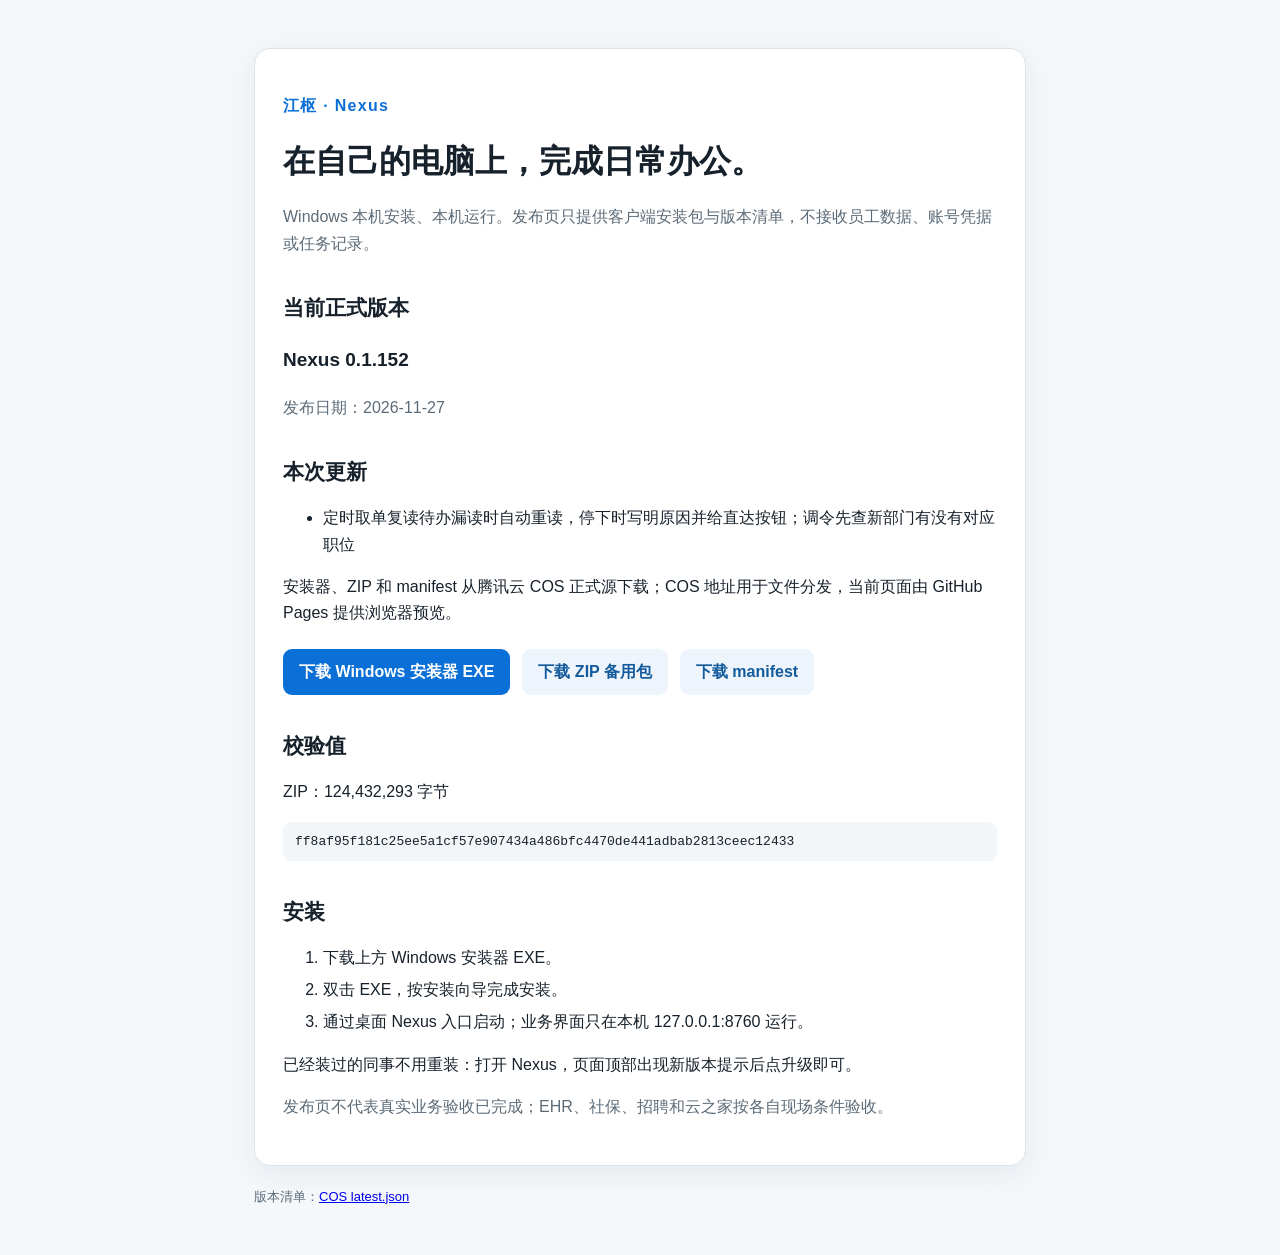
<file: site/index.html>
<!doctype html>
<html lang="zh-CN">
<head>
<meta charset="utf-8">
<meta name="viewport" content="width=device-width, initial-scale=1">
<title>江枢 · Nexus 客户端下载</title>
<style>
:root{color-scheme:light;--ink:#17212b;--muted:#5c6b78;--line:#dce4ea;--accent:#0a6fd6;--bg:#f5f8fb}
*{box-sizing:border-box}body{margin:0;background:var(--bg);color:var(--ink);font:16px/1.65 -apple-system,BlinkMacSystemFont,"Segoe UI","Microsoft YaHei",sans-serif}main{max-width:820px;margin:48px auto;padding:0 24px}.card{background:#fff;border:1px solid var(--line);border-radius:16px;padding:28px;box-shadow:0 8px 30px #17212b12}h1{margin:.15em 0 .35em;font-size:32px}h2{margin:1.6em 0 .45em;font-size:21px}.eyebrow{color:var(--accent);font-weight:700;letter-spacing:.08em}.muted{color:var(--muted)}.version{font-size:19px;font-weight:700}.actions{display:flex;flex-wrap:wrap;gap:12px;margin:22px 0}.button{display:inline-block;padding:10px 16px;border-radius:9px;background:var(--accent);color:#fff;text-decoration:none;font-weight:700}.button.secondary{background:#edf4fc;color:#145b9d}.hash{overflow-wrap:anywhere;background:#f3f6f8;border-radius:8px;padding:10px 12px;font:13px/1.5 ui-monospace,SFMono-Regular,Consolas,monospace}li{margin:.35em 0}footer{margin-top:20px;color:var(--muted);font-size:13px}
</style>
</head>
<body>
<main><div class="card">
<p class="eyebrow">江枢 · Nexus</p>
<h1>在自己的电脑上，完成日常办公。</h1>
<p class="muted">Windows 本机安装、本机运行。发布页只提供客户端安装包与版本清单，不接收员工数据、账号凭据或任务记录。</p>
<h2>当前正式版本</h2>
<p class="version">Nexus 0.1.152</p>
<p class="muted">发布日期：2026-11-27</p>
<h2>本次更新</h2>
<ul><li>定时取单复读待办漏读时自动重读，停下时写明原因并给直达按钮；调令先查新部门有没有对应职位</li></ul>
<p>安装器、ZIP 和 manifest 从腾讯云 COS 正式源下载；COS 地址用于文件分发，当前页面由 GitHub Pages 提供浏览器预览。</p>
<div class="actions">
<a class="button" href="https://nexus-releases-1480312857.cos.ap-guangzhou.myqcloud.com/Nexus-0.1.152-Setup.exe">下载 Windows 安装器 EXE</a>
<a class="button secondary" href="https://nexus-releases-1480312857.cos.ap-guangzhou.myqcloud.com/Nexus-0.1.152.zip">下载 ZIP 备用包</a>
<a class="button secondary" href="https://nexus-releases-1480312857.cos.ap-guangzhou.myqcloud.com/Nexus-0.1.152.manifest.json">下载 manifest</a>
</div>
<h2>校验值</h2>
<p>ZIP：124,432,293 字节</p>
<div class="hash">ff8af95f181c25ee5a1cf57e907434a486bfc4470de441adbab2813ceec12433</div>
<h2>安装</h2>
<ol><li>下载上方 Windows 安装器 EXE。</li><li>双击 EXE，按安装向导完成安装。</li><li>通过桌面 Nexus 入口启动；业务界面只在本机 127.0.0.1:8760 运行。</li></ol>
<p>已经装过的同事不用重装：打开 Nexus，页面顶部出现新版本提示后点升级即可。</p>
<p class="muted">发布页不代表真实业务验收已完成；EHR、社保、招聘和云之家按各自现场条件验收。</p>
</div><footer>版本清单：<a href="https://nexus-releases-1480312857.cos.ap-guangzhou.myqcloud.com/latest.json">COS latest.json</a></footer></main>
</body>
</html>
</file>
